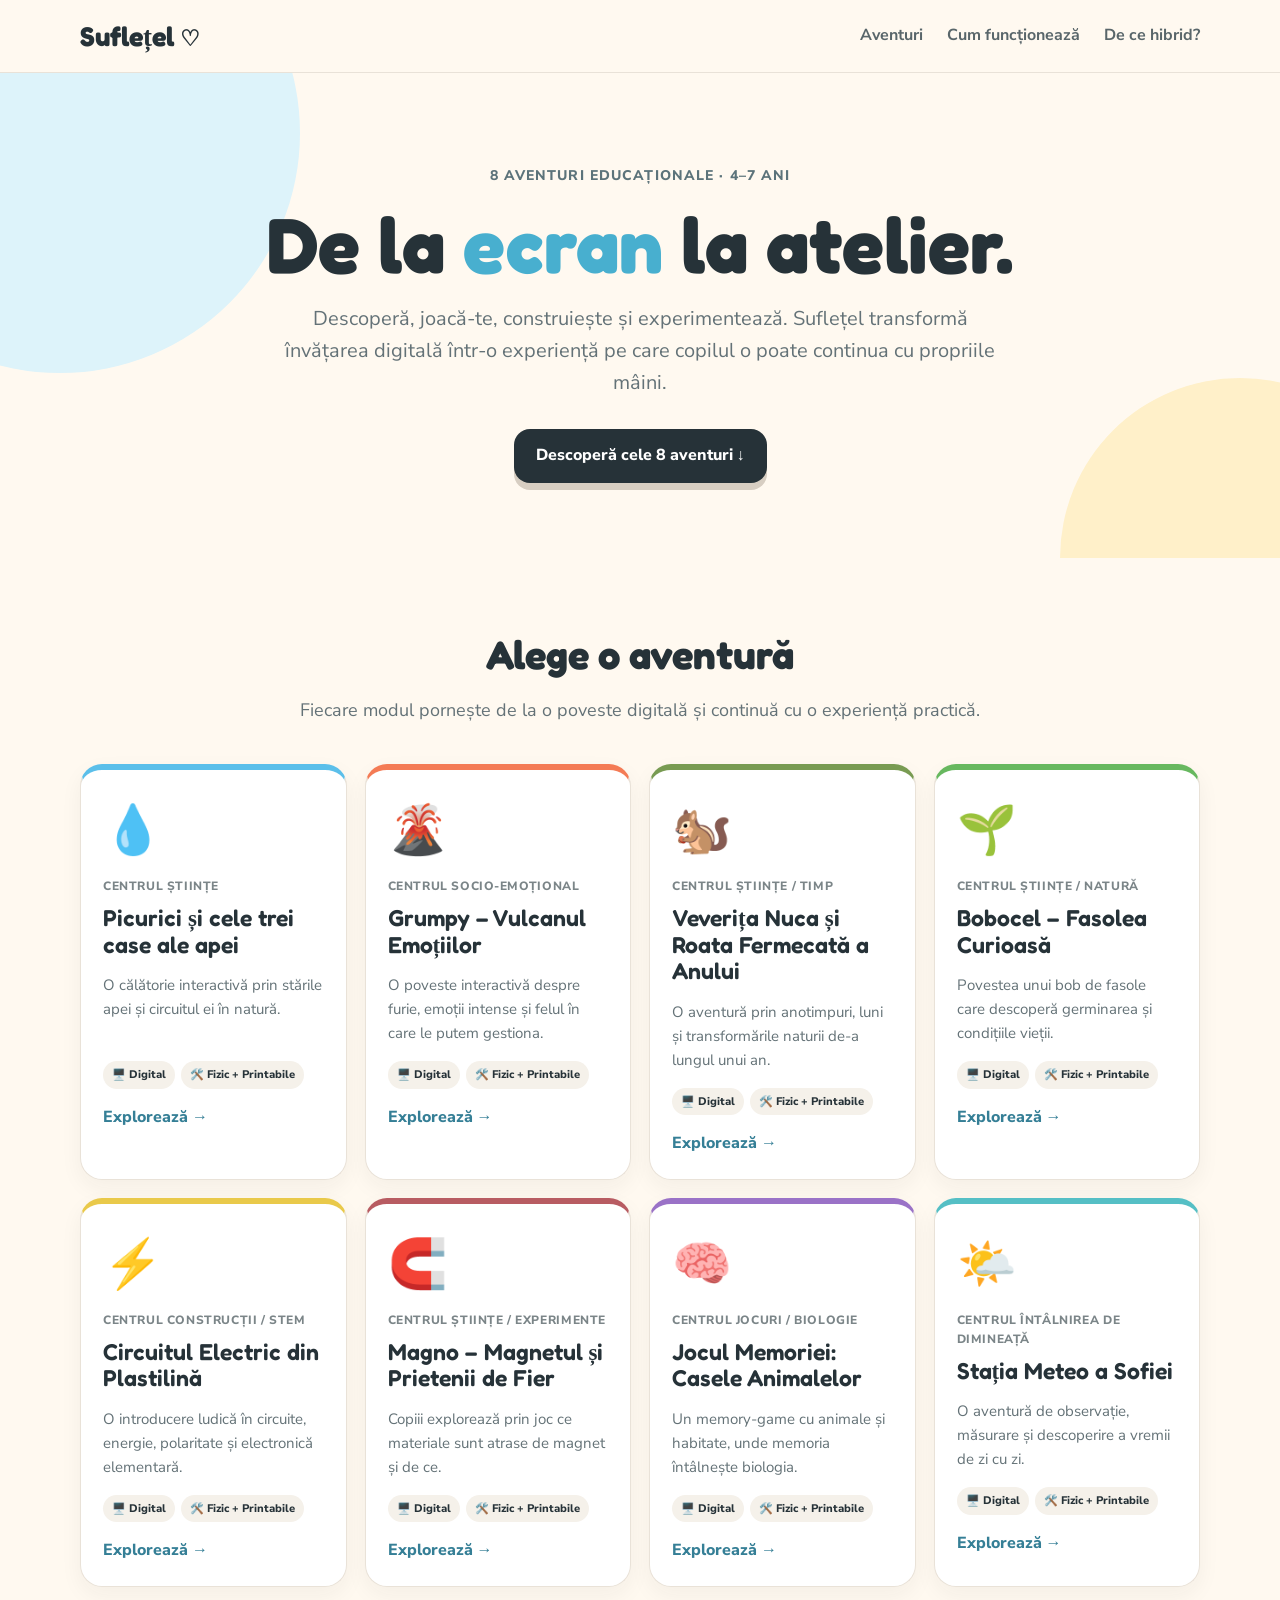
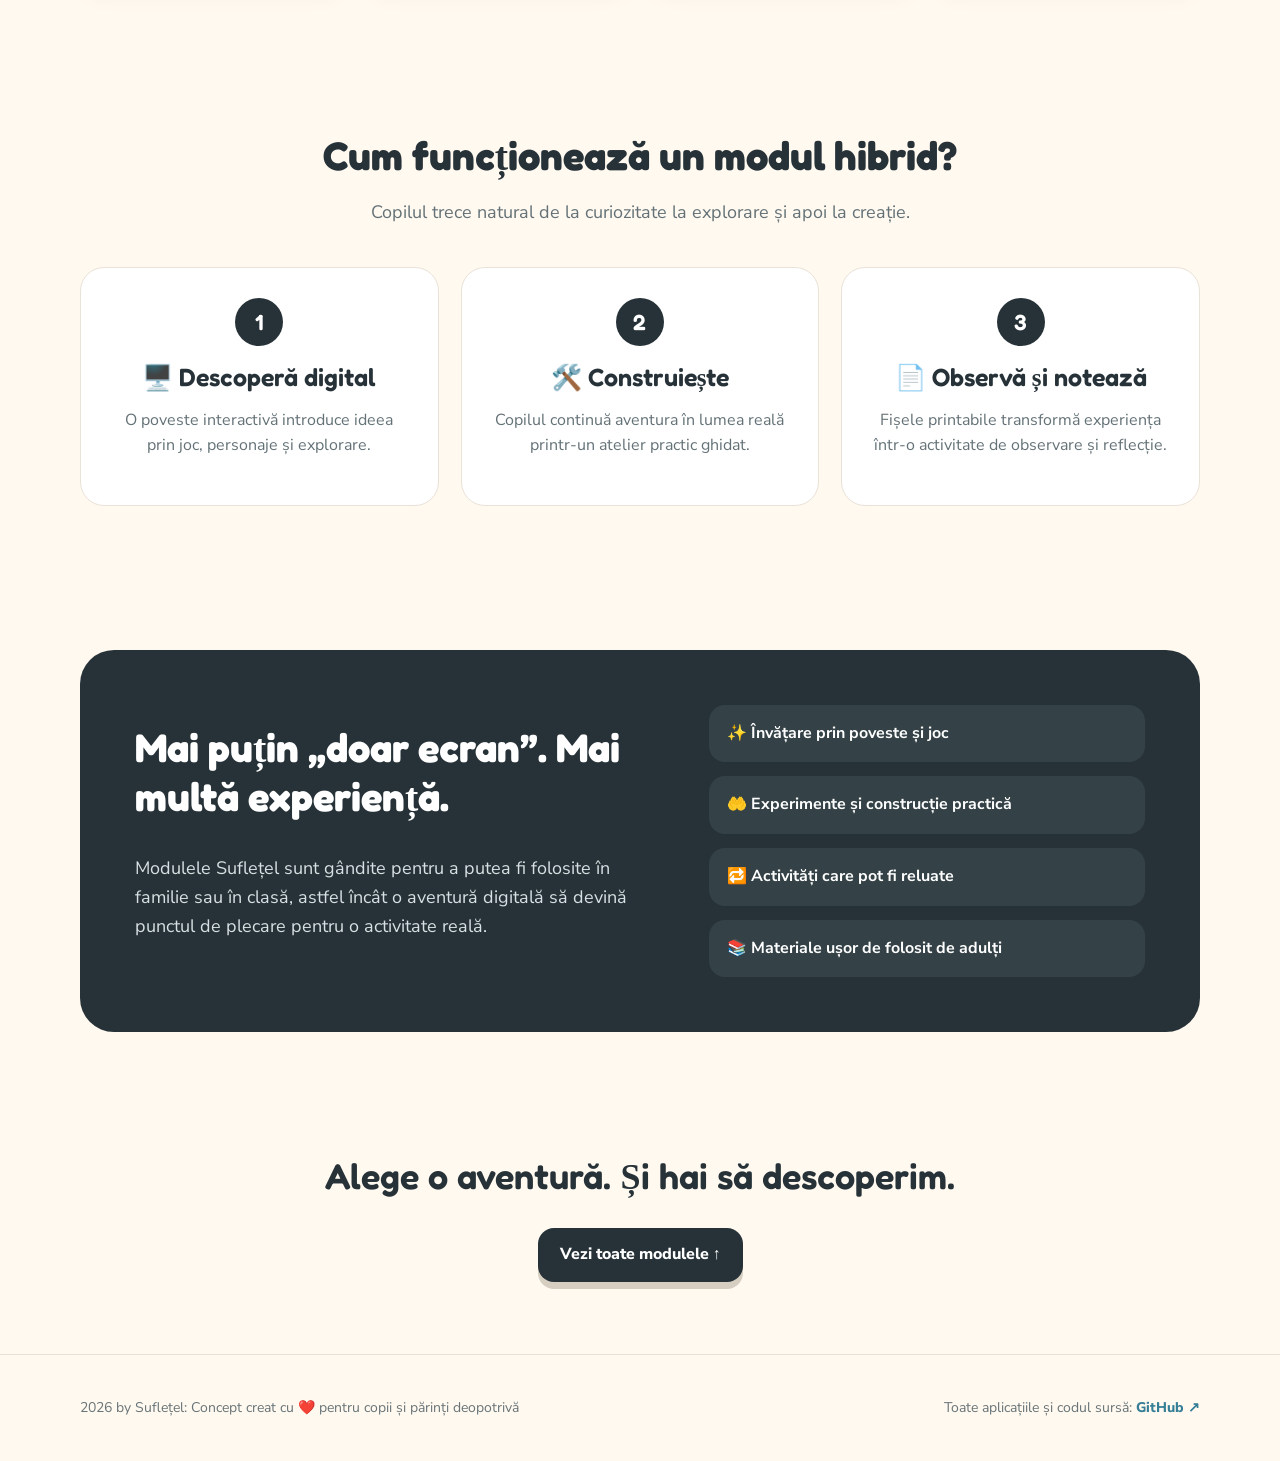
<file: index.html>
<!doctype html><html lang="ro"><head><meta charset="utf-8"><meta name="viewport" content="width=device-width,initial-scale=1"><title>Suflețel — De la ecran la atelier</title><link rel="stylesheet" href="style.css"></head><body>
<header class="nav"><div class="container nav-inner"><a class="logo" href="index.html">Suflețel <span>♡</span></a><nav class="nav-links"><a href="#aventuri">Aventuri</a><a href="#cum">Cum funcționează</a><a href="#valoare">De ce hibrid?</a></nav></div></header>
<main><section class="hero"><div class="container"><div class="kicker">8 aventuri educaționale · 4–7 ani</div><h1>De la <em>ecran</em> la atelier.</h1><p>Descoperă, joacă-te, construiește și experimentează. Suflețel transformă învățarea digitală într-o experiență pe care copilul o poate continua cu propriile mâini.</p><a class="cta" href="#aventuri">Descoperă cele 8 aventuri ↓</a></div></section>
<section class="section" id="aventuri"><div class="container"><div class="section-head"><h2>Alege o aventură</h2><p>Fiecare modul pornește de la o poveste digitală și continuă cu o experiență practică.</p></div><div class="grid"><article class="module-card" style="--accent:#5BBFEA">
      <div class="module-icon">💧</div>
      <div class="module-center">Centrul Științe</div>
      <h3>Picurici și cele trei case ale apei</h3>
      <p>O călătorie interactivă prin stările apei și circuitul ei în natură.</p>
      <div class="badges"><span>🖥️ Digital</span><span>🛠️ Fizic + Printabile</span></div>
      <a class="text-link" href="module/picurici.html">Explorează →</a>
    </article>
<article class="module-card" style="--accent:#F47B55">
      <div class="module-icon">🌋</div>
      <div class="module-center">Centrul Socio-Emoțional</div>
      <h3>Grumpy – Vulcanul Emoțiilor</h3>
      <p>O poveste interactivă despre furie, emoții intense și felul în care le putem gestiona.</p>
      <div class="badges"><span>🖥️ Digital</span><span>🛠️ Fizic + Printabile</span></div>
      <a class="text-link" href="module/grumpy.html">Explorează →</a>
    </article>
<article class="module-card" style="--accent:#789B52">
      <div class="module-icon">🐿️</div>
      <div class="module-center">Centrul Științe / Timp</div>
      <h3>Veverița Nuca și Roata Fermecată a Anului</h3>
      <p>O aventură prin anotimpuri, luni și transformările naturii de-a lungul unui an.</p>
      <div class="badges"><span>🖥️ Digital</span><span>🛠️ Fizic + Printabile</span></div>
      <a class="text-link" href="module/nuca.html">Explorează →</a>
    </article>
<article class="module-card" style="--accent:#67B85F">
      <div class="module-icon">🌱</div>
      <div class="module-center">Centrul Științe / Natură</div>
      <h3>Bobocel – Fasolea Curioasă</h3>
      <p>Povestea unui bob de fasole care descoperă germinarea și condițiile vieții.</p>
      <div class="badges"><span>🖥️ Digital</span><span>🛠️ Fizic + Printabile</span></div>
      <a class="text-link" href="module/bobocel.html">Explorează →</a>
    </article>
<article class="module-card" style="--accent:#E9C94A">
      <div class="module-icon">⚡</div>
      <div class="module-center">Centrul Construcții / STEM</div>
      <h3>Circuitul Electric din Plastilină</h3>
      <p>O introducere ludică în circuite, energie, polaritate și electronică elementară.</p>
      <div class="badges"><span>🖥️ Digital</span><span>🛠️ Fizic + Printabile</span></div>
      <a class="text-link" href="module/electric.html">Explorează →</a>
    </article>
<article class="module-card" style="--accent:#B85C62">
      <div class="module-icon">🧲</div>
      <div class="module-center">Centrul Științe / Experimente</div>
      <h3>Magno – Magnetul și Prietenii de Fier</h3>
      <p>Copiii explorează prin joc ce materiale sunt atrase de magnet și de ce.</p>
      <div class="badges"><span>🖥️ Digital</span><span>🛠️ Fizic + Printabile</span></div>
      <a class="text-link" href="module/magno.html">Explorează →</a>
    </article>
<article class="module-card" style="--accent:#9A72C7">
      <div class="module-icon">🧠</div>
      <div class="module-center">Centrul Jocuri / Biologie</div>
      <h3>Jocul Memoriei: Casele Animalelor</h3>
      <p>Un memory-game cu animale și habitate, unde memoria întâlnește biologia.</p>
      <div class="badges"><span>🖥️ Digital</span><span>🛠️ Fizic + Printabile</span></div>
      <a class="text-link" href="module/memorie.html">Explorează →</a>
    </article>
<article class="module-card" style="--accent:#55BFC5">
      <div class="module-icon">🌤️</div>
      <div class="module-center">Centrul Întâlnirea de Dimineață</div>
      <h3>Stația Meteo a Sofiei</h3>
      <p>O aventură de observație, măsurare și descoperire a vremii de zi cu zi.</p>
      <div class="badges"><span>🖥️ Digital</span><span>🛠️ Fizic + Printabile</span></div>
      <a class="text-link" href="module/meteo.html">Explorează →</a>
    </article></div></div></section>
<section class="section" id="cum"><div class="container"><div class="section-head"><h2>Cum funcționează un modul hibrid?</h2><p>Copilul trece natural de la curiozitate la explorare și apoi la creație.</p></div><div class="steps"><div class="step"><div class="step-num">1</div><h3>🖥️ Descoperă digital</h3><p>O poveste interactivă introduce ideea prin joc, personaje și explorare.</p></div><div class="step"><div class="step-num">2</div><h3>🛠️ Construiește</h3><p>Copilul continuă aventura în lumea reală printr-un atelier practic ghidat.</p></div><div class="step"><div class="step-num">3</div><h3>📄 Observă și notează</h3><p>Fișele printabile transformă experiența într-o activitate de observare și reflecție.</p></div></div></div></section>
<section class="section" id="valoare"><div class="container"><div class="value"><div class="value-grid"><div><h2>Mai puțin „doar ecran”. Mai multă experiență.</h2><p>Modulele Suflețel sunt gândite pentru a putea fi folosite în familie sau în clasă, astfel încât o aventură digitală să devină punctul de plecare pentru o activitate reală.</p></div><div class="benefits"><div class="benefit">✨ Învățare prin poveste și joc</div><div class="benefit">🤲 Experimente și construcție practică</div><div class="benefit">🔁 Activități care pot fi reluate</div><div class="benefit">📚 Materiale ușor de folosit de adulți</div></div></div></div></div></section>
<section class="section" style="padding-top:20px"><div class="container" style="text-align:center"><h2 style="font:600 36px Fredoka">Alege o aventură. Și hai să descoperim.</h2><a class="cta" href="#aventuri">Vezi toate modulele ↑</a></div></section></main>
<footer class="footer"><div class="container footer-inner"><div>2026 by Suflețel: Concept creat cu ❤️ pentru copii și părinți deopotrivă</div><div>Toate aplicațiile și codul sursă: <a href="https://github.com/msg4u?tab=repositories">GitHub ↗</a></div></div></footer></body></html>
</file>
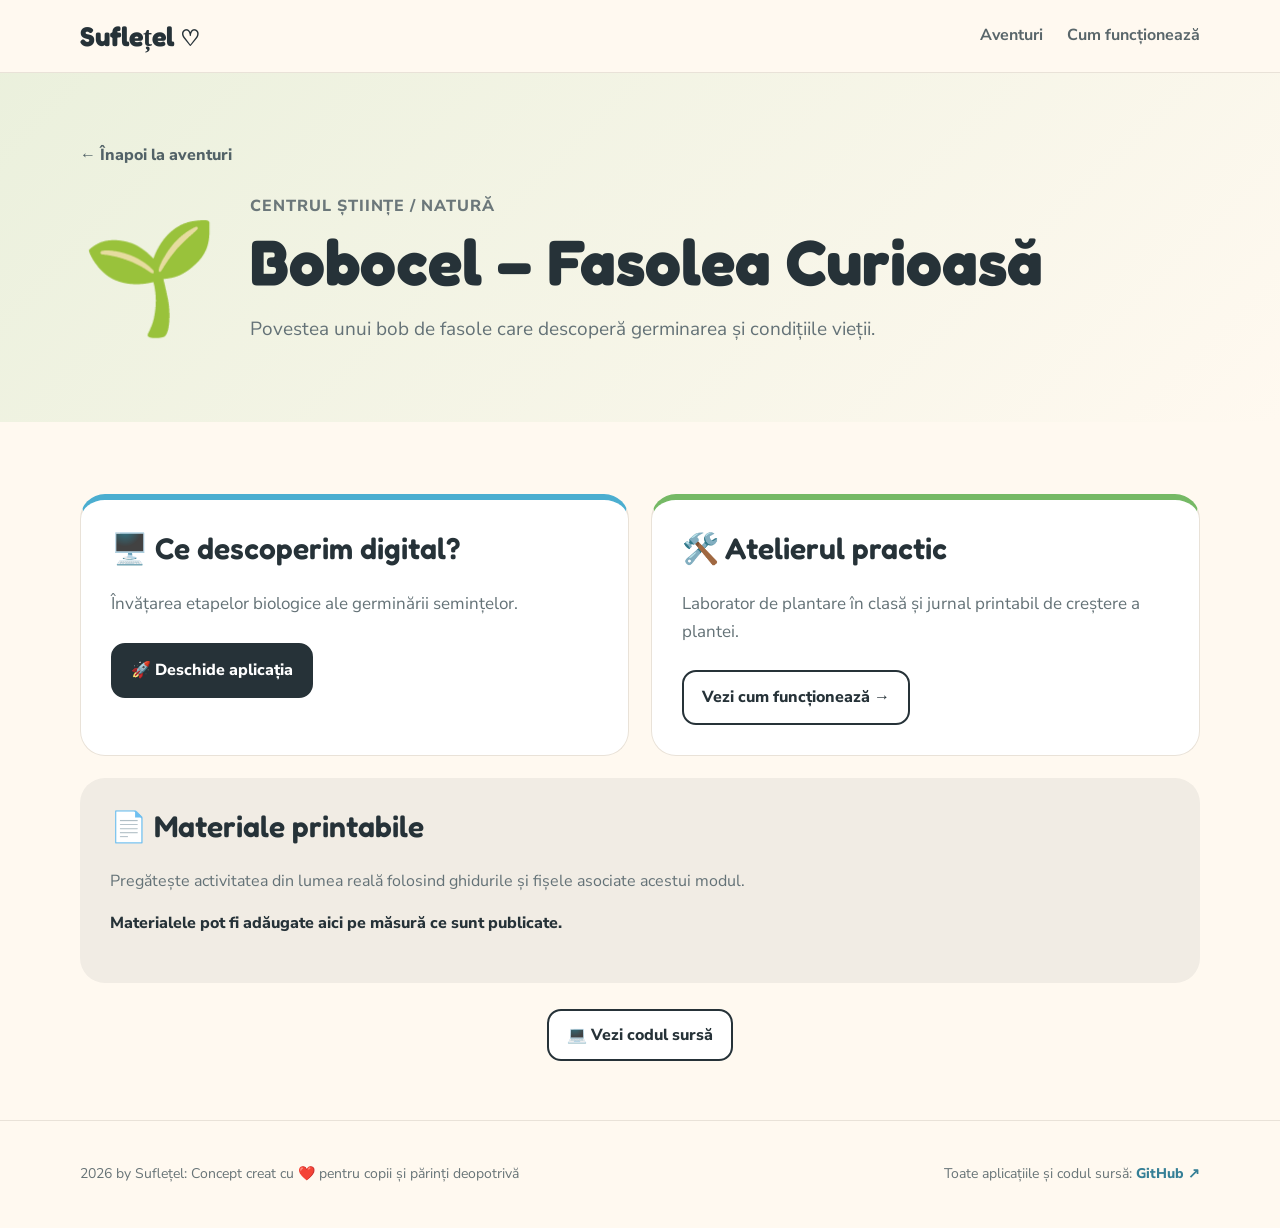
<file: module/bobocel.html>
<!doctype html><html lang="ro"><head><meta charset="utf-8"><meta name="viewport" content="width=device-width,initial-scale=1"><title>Bobocel – Fasolea Curioasă — Suflețel</title><link rel="stylesheet" href="../style.css"><style>:root{--accent:#67B85F;--accent-soft:#67B85F22}</style></head><body>
<header class="nav"><div class="container nav-inner"><a class="logo" href="../index.html">Suflețel <span>♡</span></a><nav class="nav-links"><a href="../index.html#aventuri">Aventuri</a><a href="../index.html#cum">Cum funcționează</a></nav></div></header>
<section class="module-hero"><div class="container"><a class="back" href="../index.html#aventuri">← Înapoi la aventuri</a><div class="module-hero-inner"><div class="big-emoji">🌱</div><div><div class="center">Centrul Științe / Natură</div><h1>Bobocel – Fasolea Curioasă</h1><p style="font-size:19px;color:#647277">Povestea unui bob de fasole care descoperă germinarea și condițiile vieții.</p></div></div></div></section>
<main class="section"><div class="container"><div class="content-grid"><article class="info-card digital"><h2>🖥️ Ce descoperim digital?</h2><p>Învățarea etapelor biologice ale germinării semințelor.</p><div class="buttons"><a class="btn primary" href="https://bobocel-fasolea-curioasa.ai.studio/" target="_blank" rel="noopener">🚀 Deschide aplicația</a></div></article>
<article class="info-card physical"><h2>🛠️ Atelierul practic</h2><p>Laborator de plantare în clasă și jurnal printabil de creștere a plantei.</p><div class="buttons"><a class="btn secondary" href="../index.html#cum">Vezi cum funcționează →</a></div></article></div>
<section class="materials"><h2 style="font:600 30px Fredoka;margin-top:0">📄 Materiale printabile</h2><p style="color:#647277">Pregătește activitatea din lumea reală folosind ghidurile și fișele asociate acestui modul.</p><p style="font-weight:800">Materialele pot fi adăugate aici pe măsură ce sunt publicate.</p></section>
<div style="text-align:center;margin-top:40px"><a class="btn secondary" href="https://github.com/msg4u?tab=repositories" target="_blank" rel="noopener">💻 Vezi codul sursă</a></div></div></main>
<footer class="footer"><div class="container footer-inner"><div>2026 by Suflețel: Concept creat cu ❤️ pentru copii și părinți deopotrivă</div><div>Toate aplicațiile și codul sursă: <a href="https://github.com/msg4u?tab=repositories">GitHub ↗</a></div></div></footer></body></html>
</file>
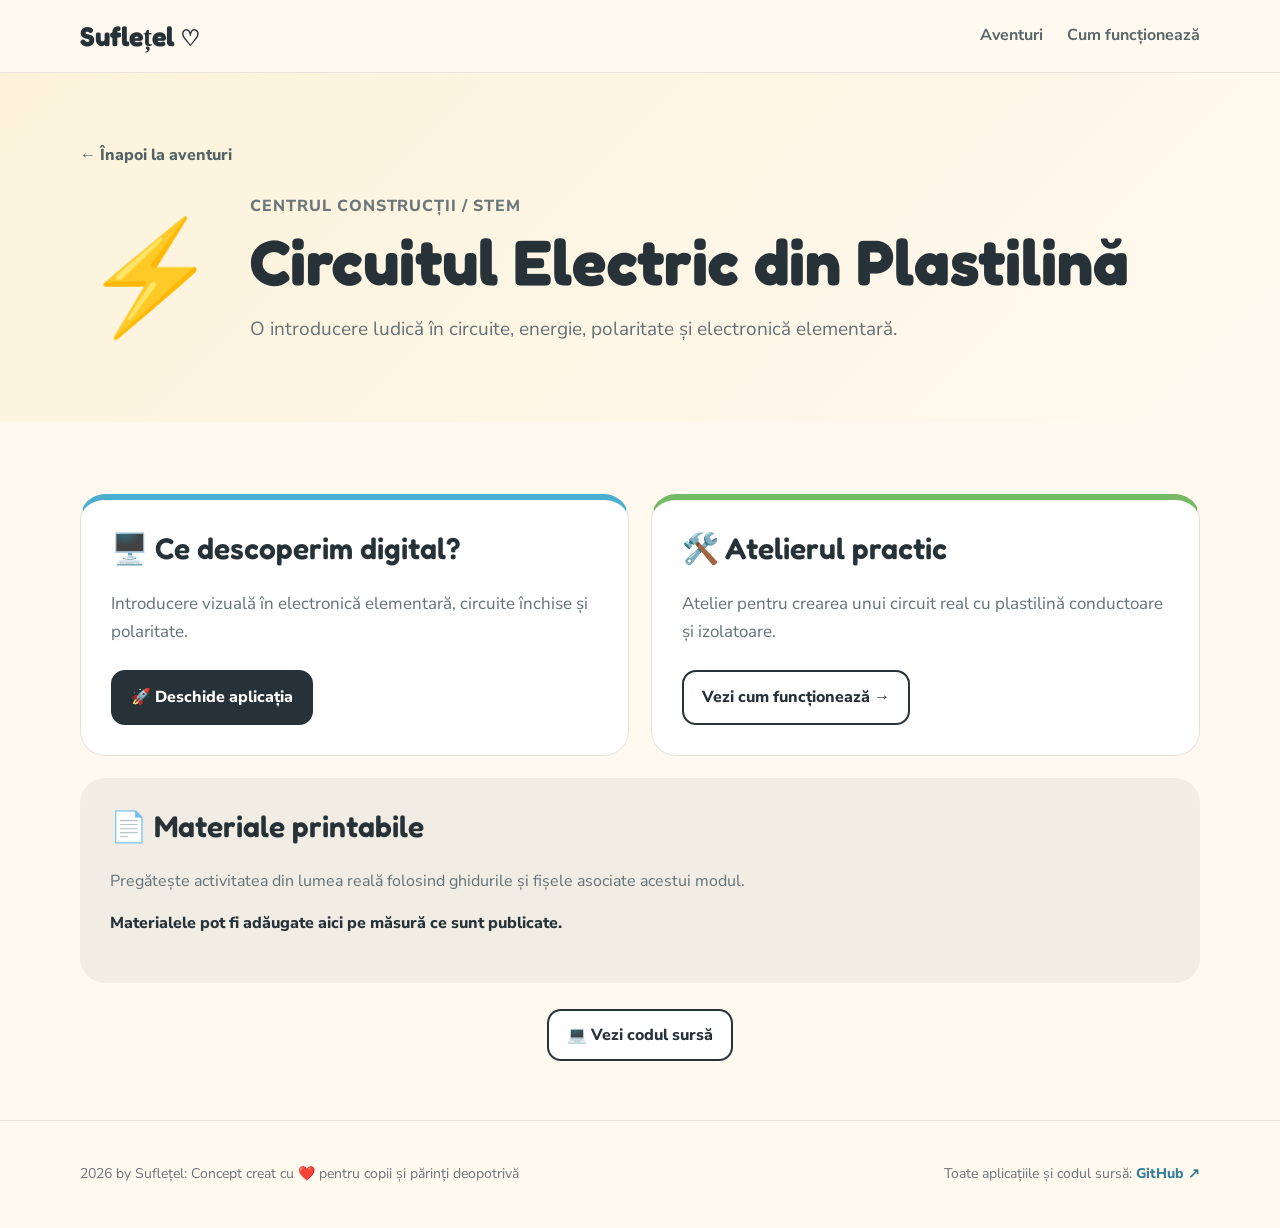
<file: module/electric.html>
<!doctype html><html lang="ro"><head><meta charset="utf-8"><meta name="viewport" content="width=device-width,initial-scale=1"><title>Circuitul Electric din Plastilină — Suflețel</title><link rel="stylesheet" href="../style.css"><style>:root{--accent:#E9C94A;--accent-soft:#E9C94A22}</style></head><body>
<header class="nav"><div class="container nav-inner"><a class="logo" href="../index.html">Suflețel <span>♡</span></a><nav class="nav-links"><a href="../index.html#aventuri">Aventuri</a><a href="../index.html#cum">Cum funcționează</a></nav></div></header>
<section class="module-hero"><div class="container"><a class="back" href="../index.html#aventuri">← Înapoi la aventuri</a><div class="module-hero-inner"><div class="big-emoji">⚡</div><div><div class="center">Centrul Construcții / STEM</div><h1>Circuitul Electric din Plastilină</h1><p style="font-size:19px;color:#647277">O introducere ludică în circuite, energie, polaritate și electronică elementară.</p></div></div></div></section>
<main class="section"><div class="container"><div class="content-grid"><article class="info-card digital"><h2>🖥️ Ce descoperim digital?</h2><p>Introducere vizuală în electronică elementară, circuite închise și polaritate.</p><div class="buttons"><a class="btn primary" href="https://circuitul-electric-din-plastilina.ai.studio" target="_blank" rel="noopener">🚀 Deschide aplicația</a></div></article>
<article class="info-card physical"><h2>🛠️ Atelierul practic</h2><p>Atelier pentru crearea unui circuit real cu plastilină conductoare și izolatoare.</p><div class="buttons"><a class="btn secondary" href="../index.html#cum">Vezi cum funcționează →</a></div></article></div>
<section class="materials"><h2 style="font:600 30px Fredoka;margin-top:0">📄 Materiale printabile</h2><p style="color:#647277">Pregătește activitatea din lumea reală folosind ghidurile și fișele asociate acestui modul.</p><p style="font-weight:800">Materialele pot fi adăugate aici pe măsură ce sunt publicate.</p></section>
<div style="text-align:center;margin-top:40px"><a class="btn secondary" href="https://github.com/msg4u?tab=repositories" target="_blank" rel="noopener">💻 Vezi codul sursă</a></div></div></main>
<footer class="footer"><div class="container footer-inner"><div>2026 by Suflețel: Concept creat cu ❤️ pentru copii și părinți deopotrivă</div><div>Toate aplicațiile și codul sursă: <a href="https://github.com/msg4u?tab=repositories">GitHub ↗</a></div></div></footer></body></html>
</file>
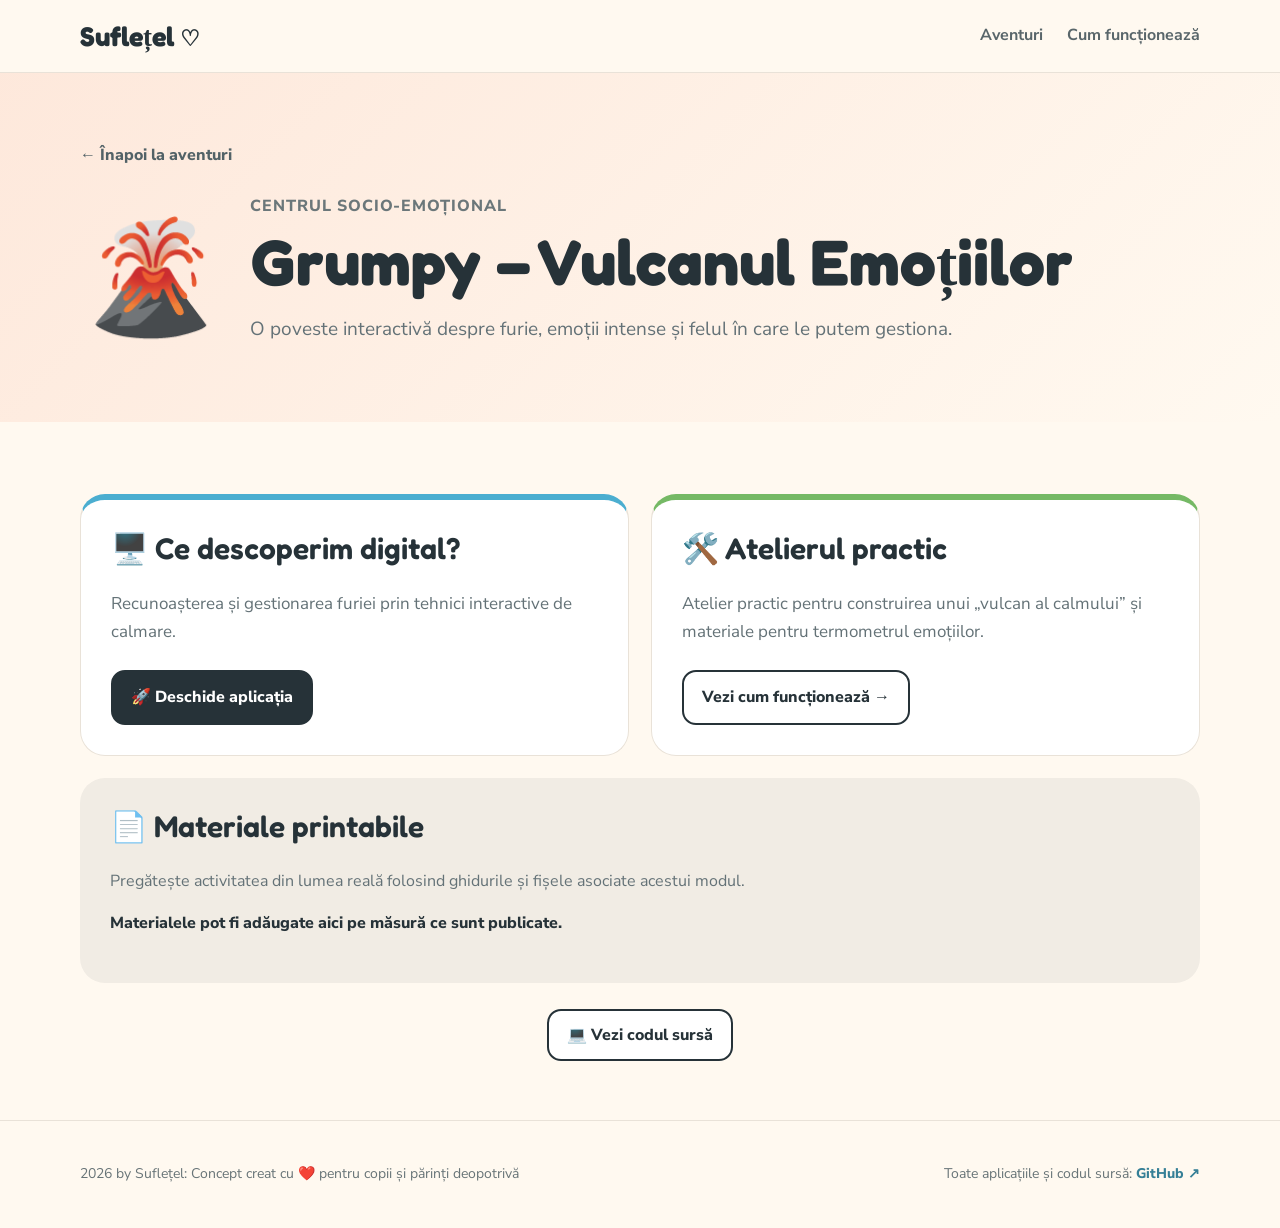
<file: module/grumpy.html>
<!doctype html><html lang="ro"><head><meta charset="utf-8"><meta name="viewport" content="width=device-width,initial-scale=1"><title>Grumpy – Vulcanul Emoțiilor — Suflețel</title><link rel="stylesheet" href="../style.css"><style>:root{--accent:#F47B55;--accent-soft:#F47B5522}</style></head><body>
<header class="nav"><div class="container nav-inner"><a class="logo" href="../index.html">Suflețel <span>♡</span></a><nav class="nav-links"><a href="../index.html#aventuri">Aventuri</a><a href="../index.html#cum">Cum funcționează</a></nav></div></header>
<section class="module-hero"><div class="container"><a class="back" href="../index.html#aventuri">← Înapoi la aventuri</a><div class="module-hero-inner"><div class="big-emoji">🌋</div><div><div class="center">Centrul Socio-Emoțional</div><h1>Grumpy – Vulcanul Emoțiilor</h1><p style="font-size:19px;color:#647277">O poveste interactivă despre furie, emoții intense și felul în care le putem gestiona.</p></div></div></div></section>
<main class="section"><div class="container"><div class="content-grid"><article class="info-card digital"><h2>🖥️ Ce descoperim digital?</h2><p>Recunoașterea și gestionarea furiei prin tehnici interactive de calmare.</p><div class="buttons"><a class="btn primary" href="https://grumpy-vulcanul-emotiilor.ai.studio/" target="_blank" rel="noopener">🚀 Deschide aplicația</a></div></article>
<article class="info-card physical"><h2>🛠️ Atelierul practic</h2><p>Atelier practic pentru construirea unui „vulcan al calmului” și materiale pentru termometrul emoțiilor.</p><div class="buttons"><a class="btn secondary" href="../index.html#cum">Vezi cum funcționează →</a></div></article></div>
<section class="materials"><h2 style="font:600 30px Fredoka;margin-top:0">📄 Materiale printabile</h2><p style="color:#647277">Pregătește activitatea din lumea reală folosind ghidurile și fișele asociate acestui modul.</p><p style="font-weight:800">Materialele pot fi adăugate aici pe măsură ce sunt publicate.</p></section>
<div style="text-align:center;margin-top:40px"><a class="btn secondary" href="https://github.com/msg4u?tab=repositories" target="_blank" rel="noopener">💻 Vezi codul sursă</a></div></div></main>
<footer class="footer"><div class="container footer-inner"><div>2026 by Suflețel: Concept creat cu ❤️ pentru copii și părinți deopotrivă</div><div>Toate aplicațiile și codul sursă: <a href="https://github.com/msg4u?tab=repositories">GitHub ↗</a></div></div></footer></body></html>
</file>
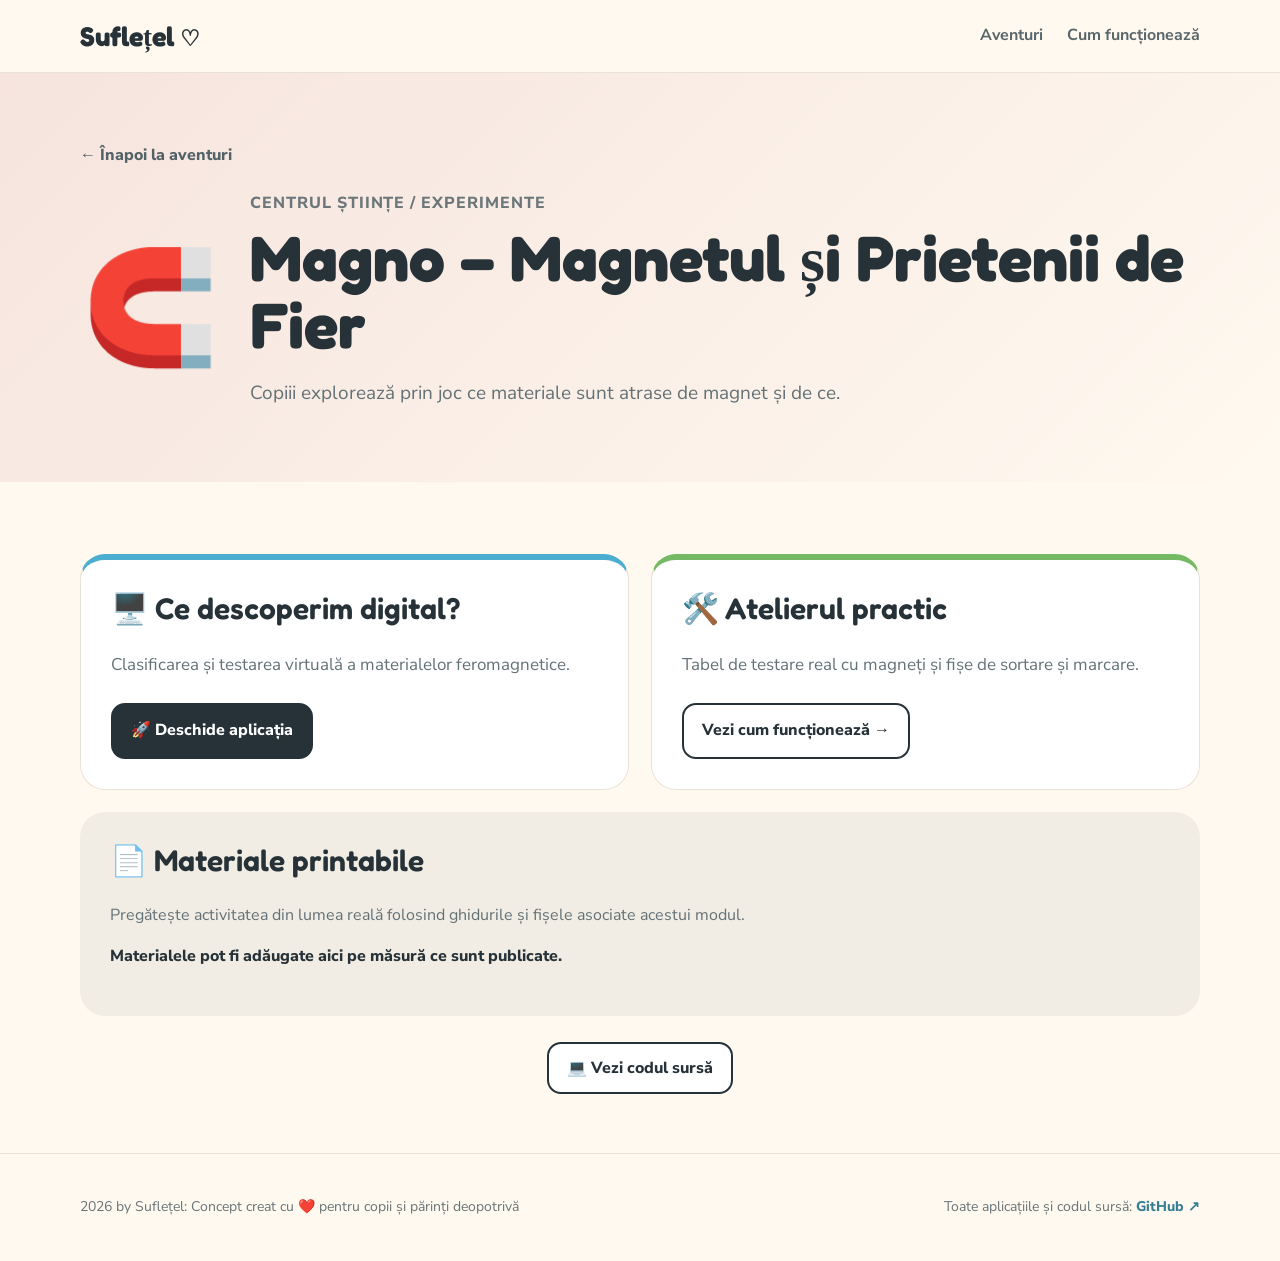
<file: module/magno.html>
<!doctype html><html lang="ro"><head><meta charset="utf-8"><meta name="viewport" content="width=device-width,initial-scale=1"><title>Magno – Magnetul și Prietenii de Fier — Suflețel</title><link rel="stylesheet" href="../style.css"><style>:root{--accent:#B85C62;--accent-soft:#B85C6222}</style></head><body>
<header class="nav"><div class="container nav-inner"><a class="logo" href="../index.html">Suflețel <span>♡</span></a><nav class="nav-links"><a href="../index.html#aventuri">Aventuri</a><a href="../index.html#cum">Cum funcționează</a></nav></div></header>
<section class="module-hero"><div class="container"><a class="back" href="../index.html#aventuri">← Înapoi la aventuri</a><div class="module-hero-inner"><div class="big-emoji">🧲</div><div><div class="center">Centrul Științe / Experimente</div><h1>Magno – Magnetul și Prietenii de Fier</h1><p style="font-size:19px;color:#647277">Copiii explorează prin joc ce materiale sunt atrase de magnet și de ce.</p></div></div></div></section>
<main class="section"><div class="container"><div class="content-grid"><article class="info-card digital"><h2>🖥️ Ce descoperim digital?</h2><p>Clasificarea și testarea virtuală a materialelor feromagnetice.</p><div class="buttons"><a class="btn primary" href="https://magno-magnetul.ai.studio/" target="_blank" rel="noopener">🚀 Deschide aplicația</a></div></article>
<article class="info-card physical"><h2>🛠️ Atelierul practic</h2><p>Tabel de testare real cu magneți și fișe de sortare și marcare.</p><div class="buttons"><a class="btn secondary" href="../index.html#cum">Vezi cum funcționează →</a></div></article></div>
<section class="materials"><h2 style="font:600 30px Fredoka;margin-top:0">📄 Materiale printabile</h2><p style="color:#647277">Pregătește activitatea din lumea reală folosind ghidurile și fișele asociate acestui modul.</p><p style="font-weight:800">Materialele pot fi adăugate aici pe măsură ce sunt publicate.</p></section>
<div style="text-align:center;margin-top:40px"><a class="btn secondary" href="https://github.com/msg4u?tab=repositories" target="_blank" rel="noopener">💻 Vezi codul sursă</a></div></div></main>
<footer class="footer"><div class="container footer-inner"><div>2026 by Suflețel: Concept creat cu ❤️ pentru copii și părinți deopotrivă</div><div>Toate aplicațiile și codul sursă: <a href="https://github.com/msg4u?tab=repositories">GitHub ↗</a></div></div></footer></body></html>
</file>
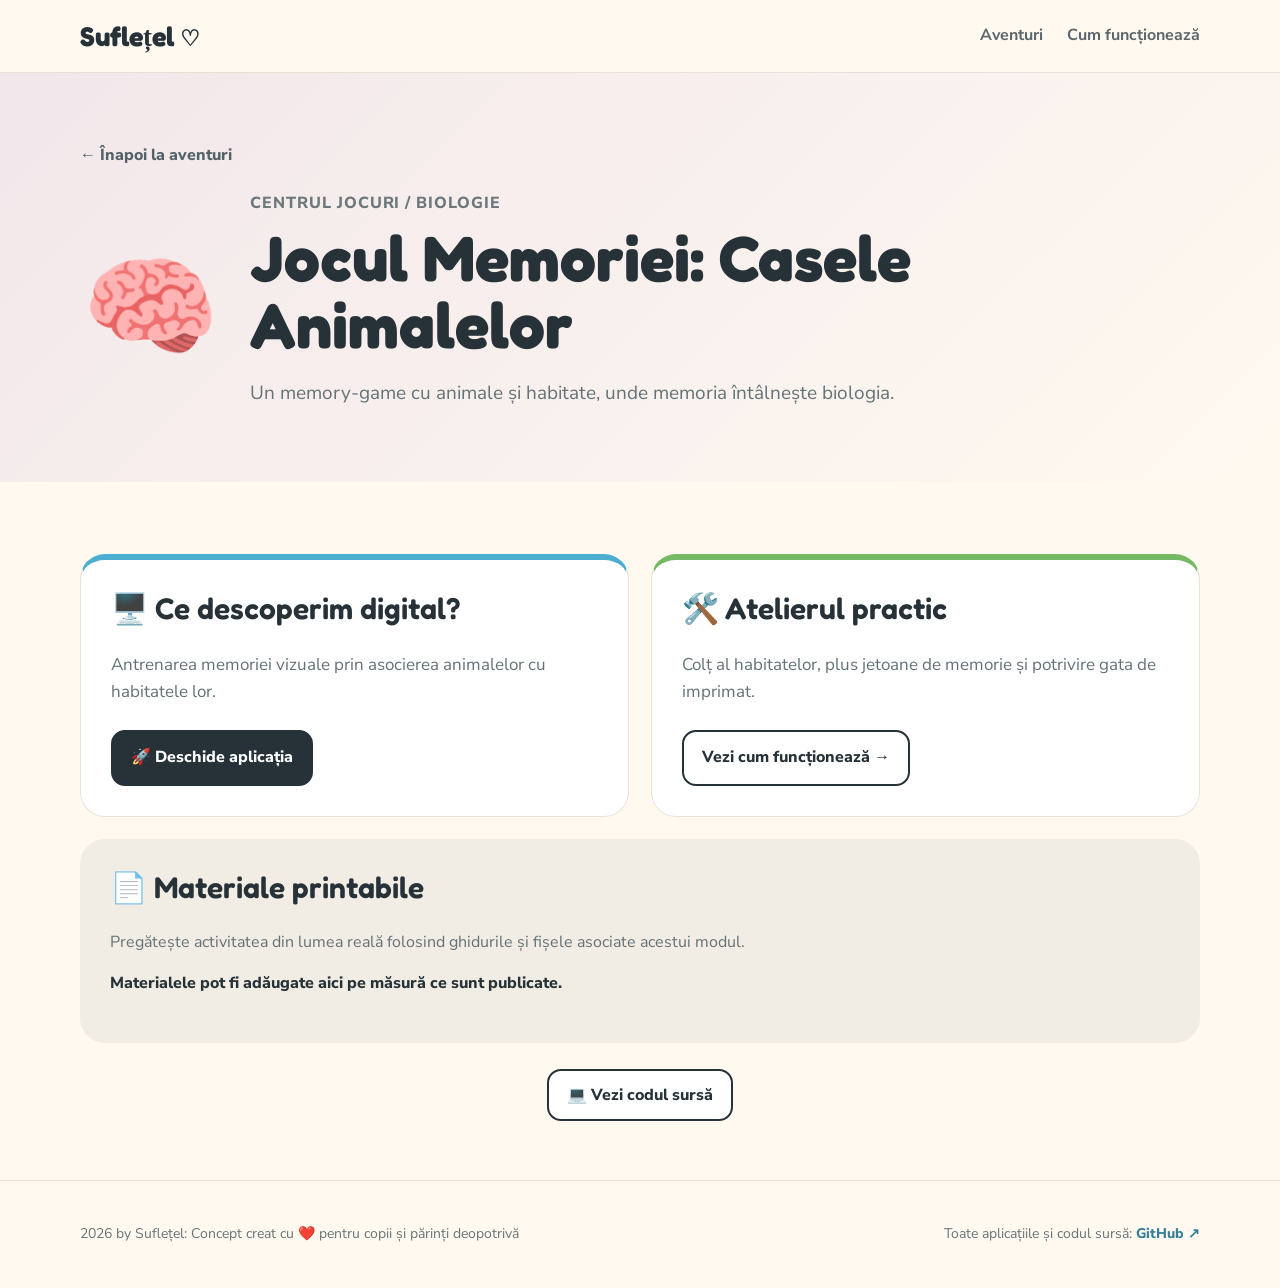
<file: module/memorie.html>
<!doctype html><html lang="ro"><head><meta charset="utf-8"><meta name="viewport" content="width=device-width,initial-scale=1"><title>Jocul Memoriei: Casele Animalelor — Suflețel</title><link rel="stylesheet" href="../style.css"><style>:root{--accent:#9A72C7;--accent-soft:#9A72C722}</style></head><body>
<header class="nav"><div class="container nav-inner"><a class="logo" href="../index.html">Suflețel <span>♡</span></a><nav class="nav-links"><a href="../index.html#aventuri">Aventuri</a><a href="../index.html#cum">Cum funcționează</a></nav></div></header>
<section class="module-hero"><div class="container"><a class="back" href="../index.html#aventuri">← Înapoi la aventuri</a><div class="module-hero-inner"><div class="big-emoji">🧠</div><div><div class="center">Centrul Jocuri / Biologie</div><h1>Jocul Memoriei: Casele Animalelor</h1><p style="font-size:19px;color:#647277">Un memory-game cu animale și habitate, unde memoria întâlnește biologia.</p></div></div></div></section>
<main class="section"><div class="container"><div class="content-grid"><article class="info-card digital"><h2>🖥️ Ce descoperim digital?</h2><p>Antrenarea memoriei vizuale prin asocierea animalelor cu habitatele lor.</p><div class="buttons"><a class="btn primary" href="https://jocul-memoriei.ai.studio" target="_blank" rel="noopener">🚀 Deschide aplicația</a></div></article>
<article class="info-card physical"><h2>🛠️ Atelierul practic</h2><p>Colț al habitatelor, plus jetoane de memorie și potrivire gata de imprimat.</p><div class="buttons"><a class="btn secondary" href="../index.html#cum">Vezi cum funcționează →</a></div></article></div>
<section class="materials"><h2 style="font:600 30px Fredoka;margin-top:0">📄 Materiale printabile</h2><p style="color:#647277">Pregătește activitatea din lumea reală folosind ghidurile și fișele asociate acestui modul.</p><p style="font-weight:800">Materialele pot fi adăugate aici pe măsură ce sunt publicate.</p></section>
<div style="text-align:center;margin-top:40px"><a class="btn secondary" href="https://github.com/msg4u?tab=repositories" target="_blank" rel="noopener">💻 Vezi codul sursă</a></div></div></main>
<footer class="footer"><div class="container footer-inner"><div>2026 by Suflețel: Concept creat cu ❤️ pentru copii și părinți deopotrivă</div><div>Toate aplicațiile și codul sursă: <a href="https://github.com/msg4u?tab=repositories">GitHub ↗</a></div></div></footer></body></html>
</file>
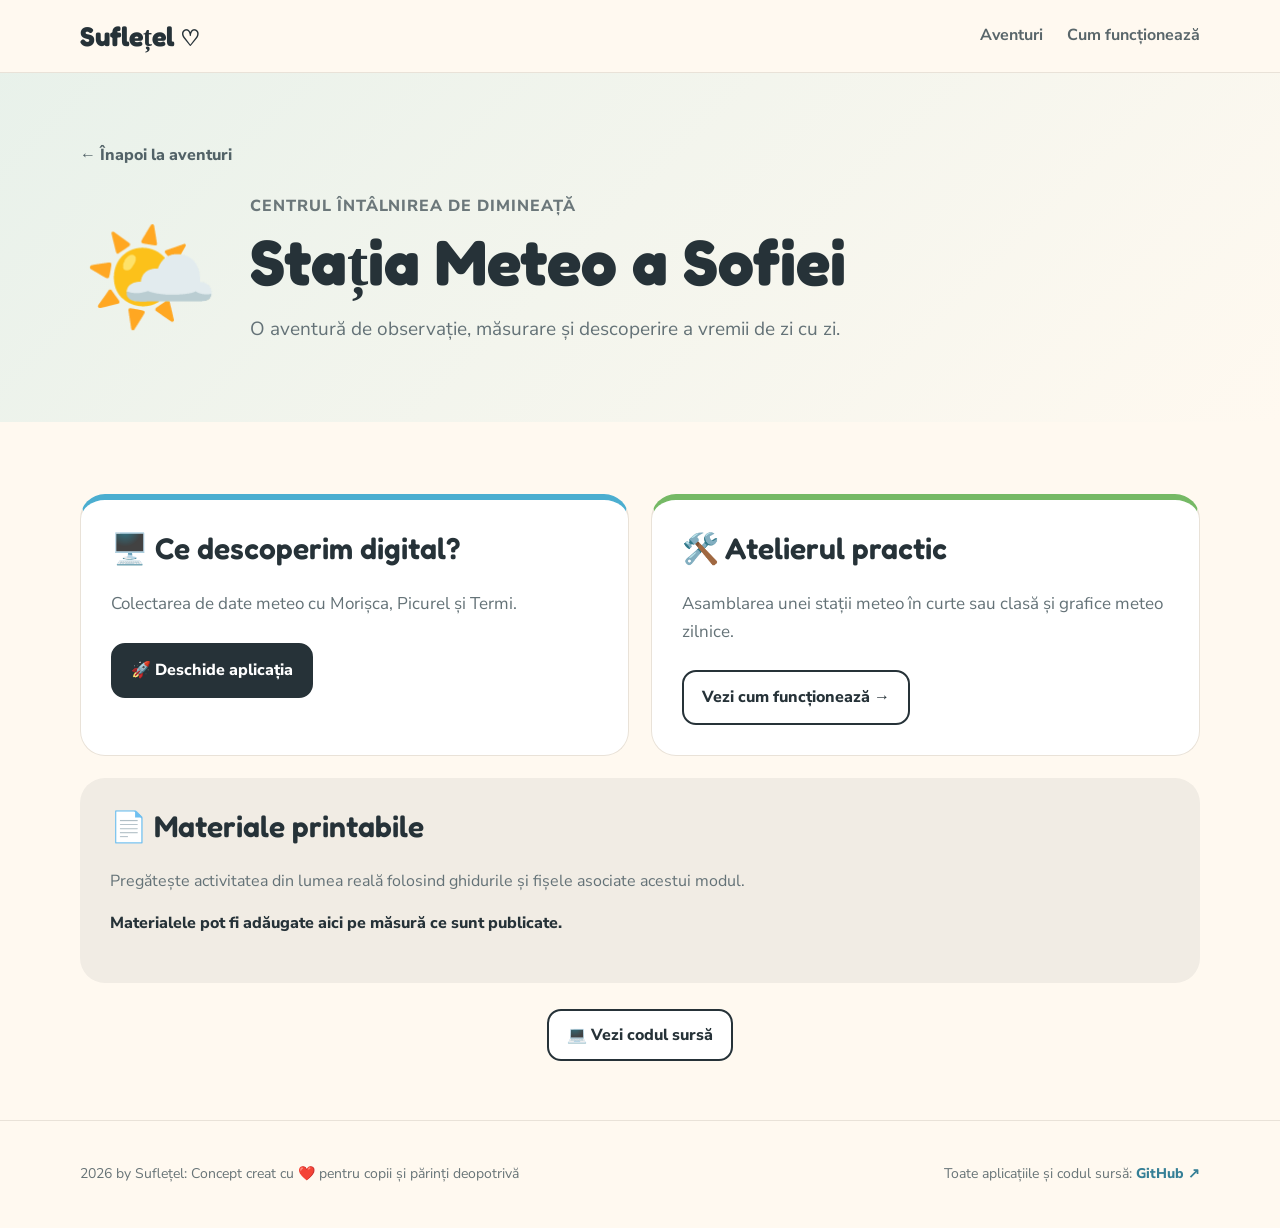
<file: module/meteo.html>
<!doctype html><html lang="ro"><head><meta charset="utf-8"><meta name="viewport" content="width=device-width,initial-scale=1"><title>Stația Meteo a Sofiei — Suflețel</title><link rel="stylesheet" href="../style.css"><style>:root{--accent:#55BFC5;--accent-soft:#55BFC522}</style></head><body>
<header class="nav"><div class="container nav-inner"><a class="logo" href="../index.html">Suflețel <span>♡</span></a><nav class="nav-links"><a href="../index.html#aventuri">Aventuri</a><a href="../index.html#cum">Cum funcționează</a></nav></div></header>
<section class="module-hero"><div class="container"><a class="back" href="../index.html#aventuri">← Înapoi la aventuri</a><div class="module-hero-inner"><div class="big-emoji">🌤️</div><div><div class="center">Centrul Întâlnirea de Dimineață</div><h1>Stația Meteo a Sofiei</h1><p style="font-size:19px;color:#647277">O aventură de observație, măsurare și descoperire a vremii de zi cu zi.</p></div></div></div></section>
<main class="section"><div class="container"><div class="content-grid"><article class="info-card digital"><h2>🖥️ Ce descoperim digital?</h2><p>Colectarea de date meteo cu Morișca, Picurel și Termi.</p><div class="buttons"><a class="btn primary" href="https://statia-meteo-a-sofiei.ai.studio" target="_blank" rel="noopener">🚀 Deschide aplicația</a></div></article>
<article class="info-card physical"><h2>🛠️ Atelierul practic</h2><p>Asamblarea unei stații meteo în curte sau clasă și grafice meteo zilnice.</p><div class="buttons"><a class="btn secondary" href="../index.html#cum">Vezi cum funcționează →</a></div></article></div>
<section class="materials"><h2 style="font:600 30px Fredoka;margin-top:0">📄 Materiale printabile</h2><p style="color:#647277">Pregătește activitatea din lumea reală folosind ghidurile și fișele asociate acestui modul.</p><p style="font-weight:800">Materialele pot fi adăugate aici pe măsură ce sunt publicate.</p></section>
<div style="text-align:center;margin-top:40px"><a class="btn secondary" href="https://github.com/msg4u?tab=repositories" target="_blank" rel="noopener">💻 Vezi codul sursă</a></div></div></main>
<footer class="footer"><div class="container footer-inner"><div>2026 by Suflețel: Concept creat cu ❤️ pentru copii și părinți deopotrivă</div><div>Toate aplicațiile și codul sursă: <a href="https://github.com/msg4u?tab=repositories">GitHub ↗</a></div></div></footer></body></html>
</file>
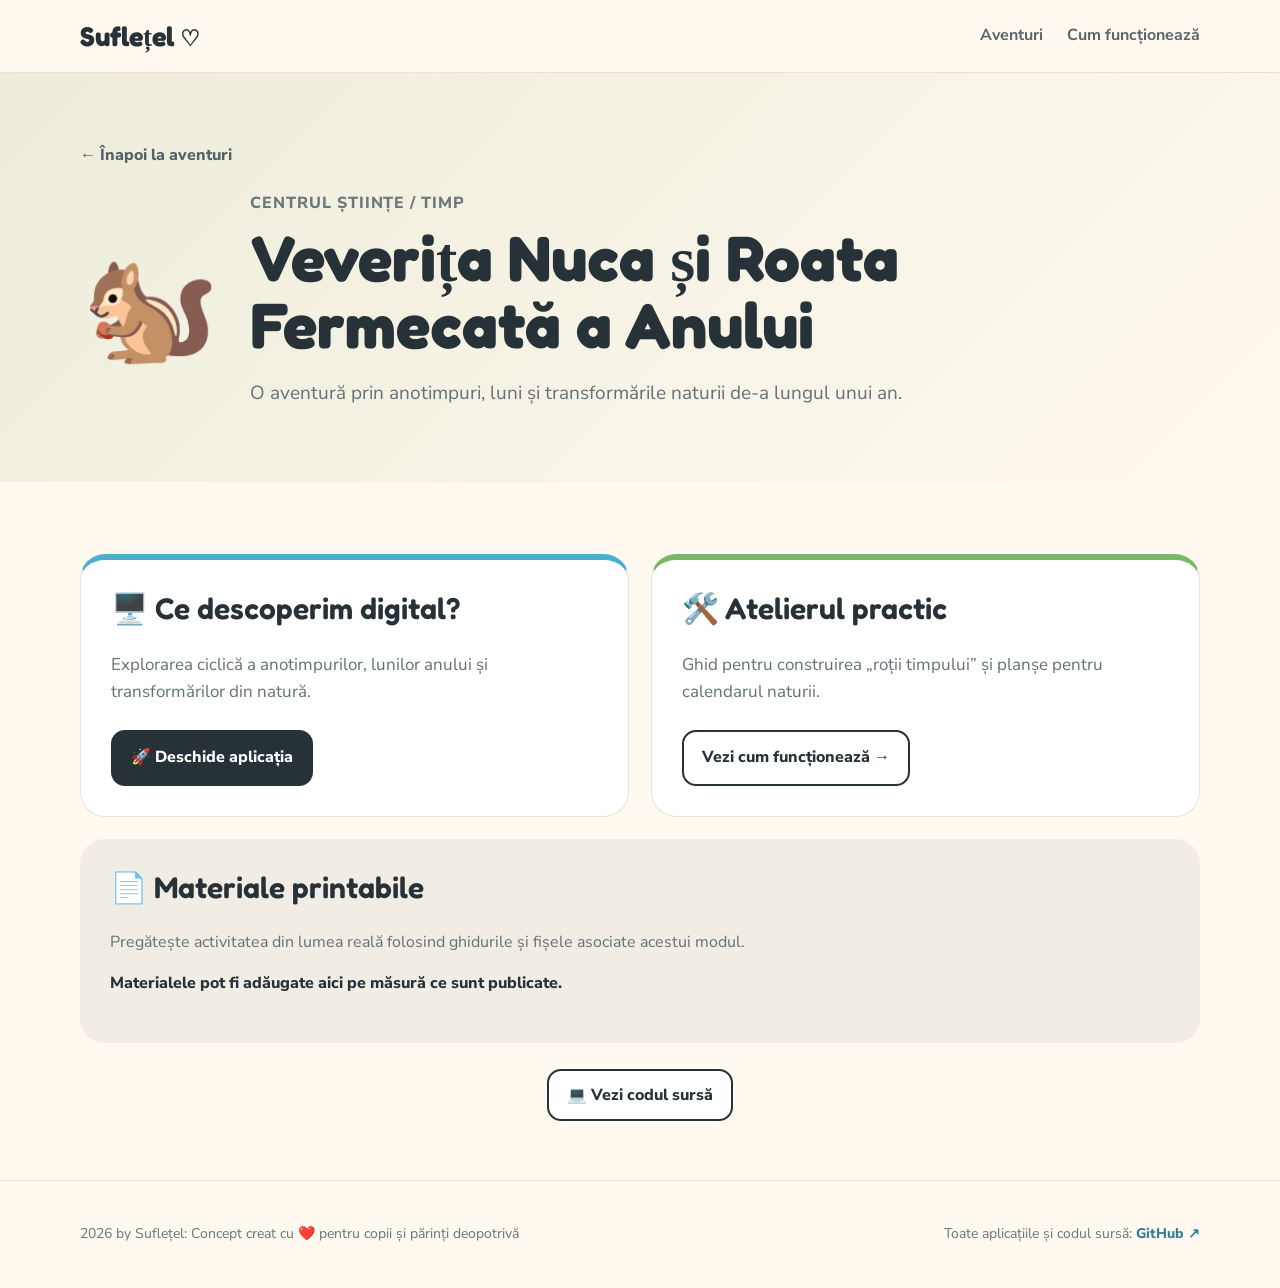
<file: module/nuca.html>
<!doctype html><html lang="ro"><head><meta charset="utf-8"><meta name="viewport" content="width=device-width,initial-scale=1"><title>Veverița Nuca și Roata Fermecată a Anului — Suflețel</title><link rel="stylesheet" href="../style.css"><style>:root{--accent:#789B52;--accent-soft:#789B5222}</style></head><body>
<header class="nav"><div class="container nav-inner"><a class="logo" href="../index.html">Suflețel <span>♡</span></a><nav class="nav-links"><a href="../index.html#aventuri">Aventuri</a><a href="../index.html#cum">Cum funcționează</a></nav></div></header>
<section class="module-hero"><div class="container"><a class="back" href="../index.html#aventuri">← Înapoi la aventuri</a><div class="module-hero-inner"><div class="big-emoji">🐿️</div><div><div class="center">Centrul Științe / Timp</div><h1>Veverița Nuca și Roata Fermecată a Anului</h1><p style="font-size:19px;color:#647277">O aventură prin anotimpuri, luni și transformările naturii de-a lungul unui an.</p></div></div></div></section>
<main class="section"><div class="container"><div class="content-grid"><article class="info-card digital"><h2>🖥️ Ce descoperim digital?</h2><p>Explorarea ciclică a anotimpurilor, lunilor anului și transformărilor din natură.</p><div class="buttons"><a class="btn primary" href="https://veverita-nuca-si-roata-fermecata.ai.studio/" target="_blank" rel="noopener">🚀 Deschide aplicația</a></div></article>
<article class="info-card physical"><h2>🛠️ Atelierul practic</h2><p>Ghid pentru construirea „roții timpului” și planșe pentru calendarul naturii.</p><div class="buttons"><a class="btn secondary" href="../index.html#cum">Vezi cum funcționează →</a></div></article></div>
<section class="materials"><h2 style="font:600 30px Fredoka;margin-top:0">📄 Materiale printabile</h2><p style="color:#647277">Pregătește activitatea din lumea reală folosind ghidurile și fișele asociate acestui modul.</p><p style="font-weight:800">Materialele pot fi adăugate aici pe măsură ce sunt publicate.</p></section>
<div style="text-align:center;margin-top:40px"><a class="btn secondary" href="https://github.com/msg4u?tab=repositories" target="_blank" rel="noopener">💻 Vezi codul sursă</a></div></div></main>
<footer class="footer"><div class="container footer-inner"><div>2026 by Suflețel: Concept creat cu ❤️ pentru copii și părinți deopotrivă</div><div>Toate aplicațiile și codul sursă: <a href="https://github.com/msg4u?tab=repositories">GitHub ↗</a></div></div></footer></body></html>
</file>
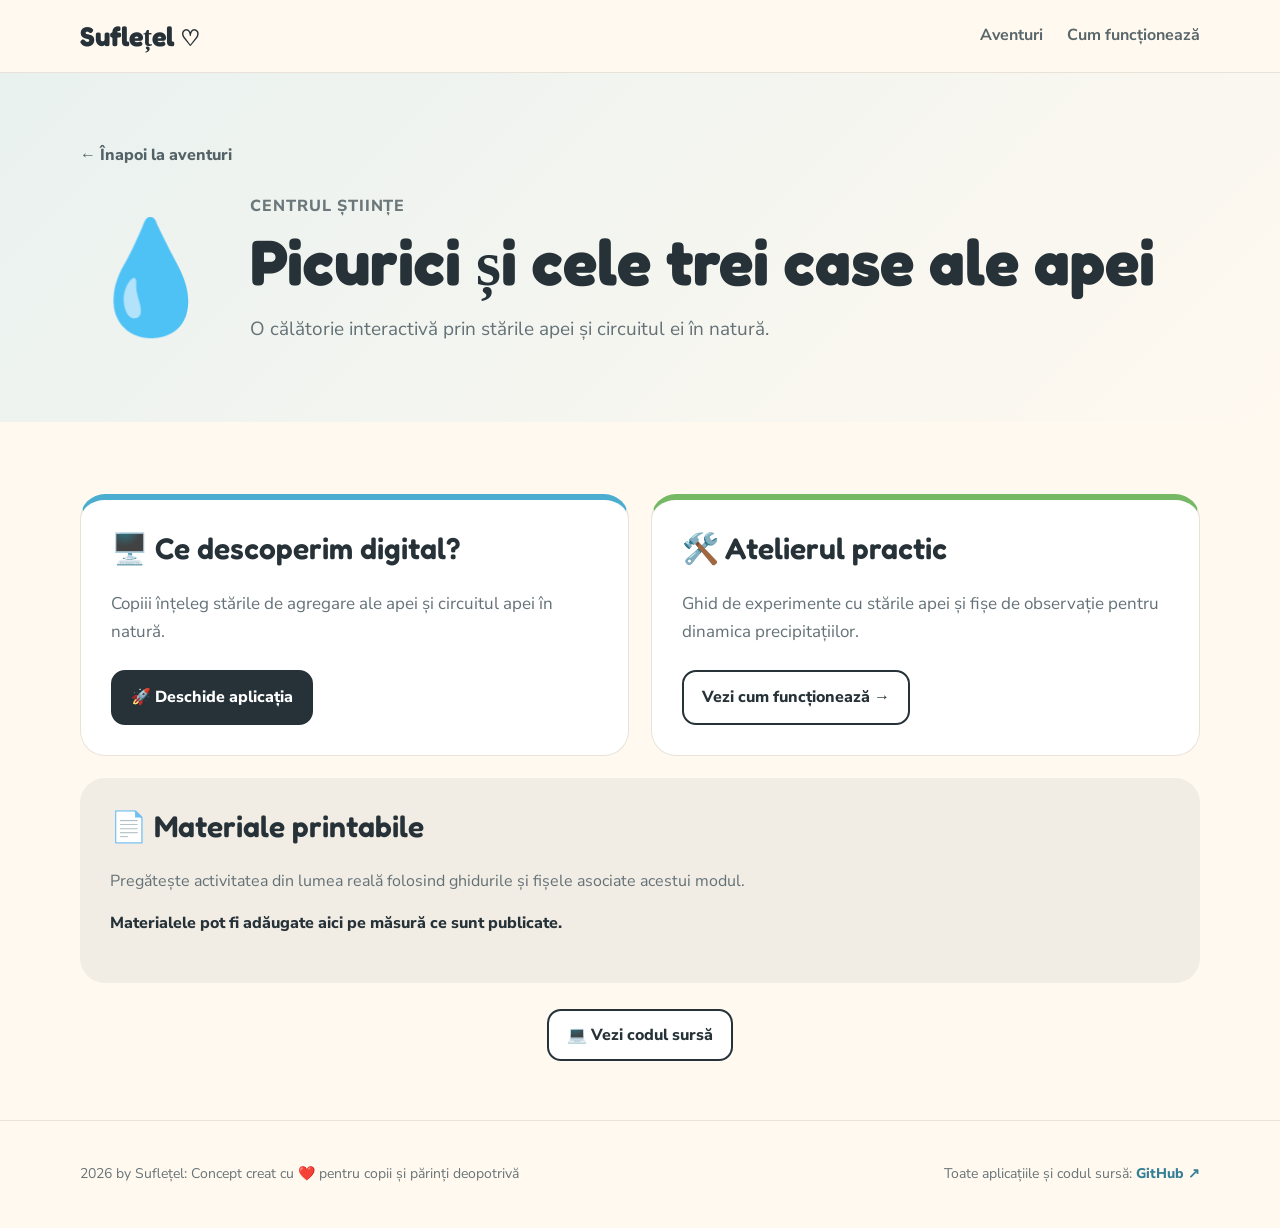
<file: module/picurici.html>
<!doctype html><html lang="ro"><head><meta charset="utf-8"><meta name="viewport" content="width=device-width,initial-scale=1"><title>Picurici și cele trei case ale apei — Suflețel</title><link rel="stylesheet" href="../style.css"><style>:root{--accent:#5BBFEA;--accent-soft:#5BBFEA22}</style></head><body>
<header class="nav"><div class="container nav-inner"><a class="logo" href="../index.html">Suflețel <span>♡</span></a><nav class="nav-links"><a href="../index.html#aventuri">Aventuri</a><a href="../index.html#cum">Cum funcționează</a></nav></div></header>
<section class="module-hero"><div class="container"><a class="back" href="../index.html#aventuri">← Înapoi la aventuri</a><div class="module-hero-inner"><div class="big-emoji">💧</div><div><div class="center">Centrul Științe</div><h1>Picurici și cele trei case ale apei</h1><p style="font-size:19px;color:#647277">O călătorie interactivă prin stările apei și circuitul ei în natură.</p></div></div></div></section>
<main class="section"><div class="container"><div class="content-grid"><article class="info-card digital"><h2>🖥️ Ce descoperim digital?</h2><p>Copiii înțeleg stările de agregare ale apei și circuitul apei în natură.</p><div class="buttons"><a class="btn primary" href="https://picurici-cele-trei-case.ai.studio/" target="_blank" rel="noopener">🚀 Deschide aplicația</a></div></article>
<article class="info-card physical"><h2>🛠️ Atelierul practic</h2><p>Ghid de experimente cu stările apei și fișe de observație pentru dinamica precipitațiilor.</p><div class="buttons"><a class="btn secondary" href="../index.html#cum">Vezi cum funcționează →</a></div></article></div>
<section class="materials"><h2 style="font:600 30px Fredoka;margin-top:0">📄 Materiale printabile</h2><p style="color:#647277">Pregătește activitatea din lumea reală folosind ghidurile și fișele asociate acestui modul.</p><p style="font-weight:800">Materialele pot fi adăugate aici pe măsură ce sunt publicate.</p></section>
<div style="text-align:center;margin-top:40px"><a class="btn secondary" href="https://github.com/msg4u?tab=repositories" target="_blank" rel="noopener">💻 Vezi codul sursă</a></div></div></main>
<footer class="footer"><div class="container footer-inner"><div>2026 by Suflețel: Concept creat cu ❤️ pentru copii și părinți deopotrivă</div><div>Toate aplicațiile și codul sursă: <a href="https://github.com/msg4u?tab=repositories">GitHub ↗</a></div></div></footer></body></html>
</file>
<file: style.css>
@import url('https://fonts.googleapis.com/css2?family=Fredoka:wght@400;500;600;700&family=Nunito+Sans:wght@400;600;700;800&display=swap');
:root{--ink:#263238;--muted:#647277;--cream:#FFF9F0;--white:#fff;--line:#E9E2D8;--blue:#5BBFEA}
*{box-sizing:border-box}html{scroll-behavior:smooth}body{margin:0;background:var(--cream);color:var(--ink);font-family:"Nunito Sans",sans-serif;line-height:1.6}
a{text-decoration:none;color:inherit}.container{width:min(1120px,calc(100% - 40px));margin:auto}
.nav{position:sticky;top:0;z-index:20;background:rgba(255,249,240,.92);backdrop-filter:blur(12px);border-bottom:1px solid var(--line)}
.nav-inner{height:72px;display:flex;align-items:center;justify-content:space-between}.logo{font:700 27px Fredoka;color:#263238}.logo span{font-size:22px}
.nav-links{display:flex;gap:24px;font-weight:700;color:#59666A}.nav-links a:hover{color:#263238}
.hero{padding:92px 0 75px;text-align:center;position:relative;overflow:hidden}
.hero:before{content:"";position:absolute;width:480px;height:480px;border-radius:50%;background:#DDF3FA;left:-180px;top:-180px;z-index:-1}
.hero:after{content:"";position:absolute;width:360px;height:360px;border-radius:50%;background:#FFF0C9;right:-140px;bottom:-180px;z-index:-1}
.kicker{font-weight:800;letter-spacing:.08em;text-transform:uppercase;color:#5C737A;font-size:14px}
.hero h1{font:700 clamp(42px,7vw,78px)/1.02 Fredoka;margin:18px auto;max-width:900px}
.hero h1 em{font-style:normal;color:#48AFCF}.hero p{font-size:20px;max-width:720px;margin:0 auto 30px;color:var(--muted)}
.cta{display:inline-flex;align-items:center;gap:10px;background:#263238;color:#fff;padding:14px 22px;border-radius:16px;font-weight:800;box-shadow:0 7px 0 #D7CEC2;transition:.2s}.cta:hover{transform:translateY(2px);box-shadow:0 5px 0 #D7CEC2}
.section{padding:72px 0}.section-head{text-align:center;max-width:720px;margin:0 auto 40px}.section-head h2{font:700 40px Fredoka;margin:0 0 10px}.section-head p{color:var(--muted);font-size:18px}
.grid{display:grid;grid-template-columns:repeat(4,1fr);gap:18px}.module-card{background:#fff;border:1px solid var(--line);border-top:6px solid var(--accent);border-radius:22px;padding:22px;box-shadow:0 8px 22px rgba(45,45,30,.05);transition:.22s}.module-card:hover{transform:translateY(-5px);box-shadow:0 15px 30px rgba(45,45,30,.09)}
.module-icon{font-size:48px;margin-bottom:8px}.module-center{font-size:12px;font-weight:800;text-transform:uppercase;letter-spacing:.05em;color:#7B8588}.module-card h3{font:600 23px/1.15 Fredoka;margin:9px 0}.module-card p{color:var(--muted);font-size:15px;min-height:72px}.badges{display:flex;flex-wrap:wrap;gap:6px;margin:16px 0}.badges span{background:#F5F1EA;border-radius:999px;padding:5px 9px;font-size:11px;font-weight:800}.text-link{font-weight:800;color:#357F96}
.steps{display:grid;grid-template-columns:repeat(3,1fr);gap:22px}.step{background:#fff;border-radius:24px;padding:30px;border:1px solid var(--line);text-align:center}.step-num{width:48px;height:48px;border-radius:50%;background:#263238;color:#fff;display:grid;place-items:center;font:600 22px Fredoka;margin:0 auto 16px}.step h3{font:600 25px Fredoka;margin:8px}.step p{color:var(--muted)}
.value{background:#263238;color:#fff;border-radius:34px;padding:55px}.value h2{font:700 40px Fredoka;margin-top:0}.value-grid{display:grid;grid-template-columns:1.2fr 1fr;gap:50px;align-items:center}.value p{color:#D7E0E2;font-size:18px}.benefits{display:grid;gap:14px}.benefit{background:#344247;border-radius:16px;padding:16px 18px;font-weight:700}
.footer{padding:42px 0;border-top:1px solid var(--line);color:#687477;font-size:14px}.footer-inner{display:flex;justify-content:space-between;gap:20px}.footer a{font-weight:800;color:#357F96}
.module-hero{padding:70px 0 55px;background:linear-gradient(135deg,var(--accent-soft),#FFF9F0)}.module-hero-inner{display:grid;grid-template-columns:140px 1fr;gap:30px;align-items:center}.big-emoji{font-size:110px;text-align:center}.module-hero h1{font:700 clamp(38px,5vw,64px)/1.05 Fredoka;margin:8px 0}.module-hero .center{font-weight:800;color:#6B777A;text-transform:uppercase;letter-spacing:.06em}
.content-grid{display:grid;grid-template-columns:1fr 1fr;gap:22px}.info-card{background:#fff;border:1px solid var(--line);border-radius:25px;padding:30px}.info-card h2{font:600 30px Fredoka;margin-top:0}.info-card p{color:var(--muted);font-size:17px}.digital{border-top:6px solid #4BAED0}.physical{border-top:6px solid #75B965}
.materials{background:#F1ECE4;border-radius:25px;padding:30px;margin-top:22px}.buttons{display:flex;flex-wrap:wrap;gap:12px;margin-top:25px}.btn{padding:13px 18px;border-radius:14px;font-weight:800;border:2px solid #263238}.btn.primary{background:#263238;color:#fff}.btn.secondary{background:#fff}
.back{display:inline-block;margin-bottom:22px;font-weight:800;color:#526267}
@media(max-width:900px){.grid{grid-template-columns:repeat(2,1fr)}.steps{grid-template-columns:1fr}.value-grid{grid-template-columns:1fr}.nav-links{display:none}}
@media(max-width:600px){.container{width:min(100% - 28px,1120px)}.hero{padding:65px 0}.hero h1{font-size:45px}.hero p{font-size:17px}.grid,.content-grid{grid-template-columns:1fr}.module-card p{min-height:0}.module-hero-inner{grid-template-columns:1fr;text-align:center}.big-emoji{font-size:80px}.value{padding:32px 24px}.footer-inner{flex-direction:column}}
</file>
